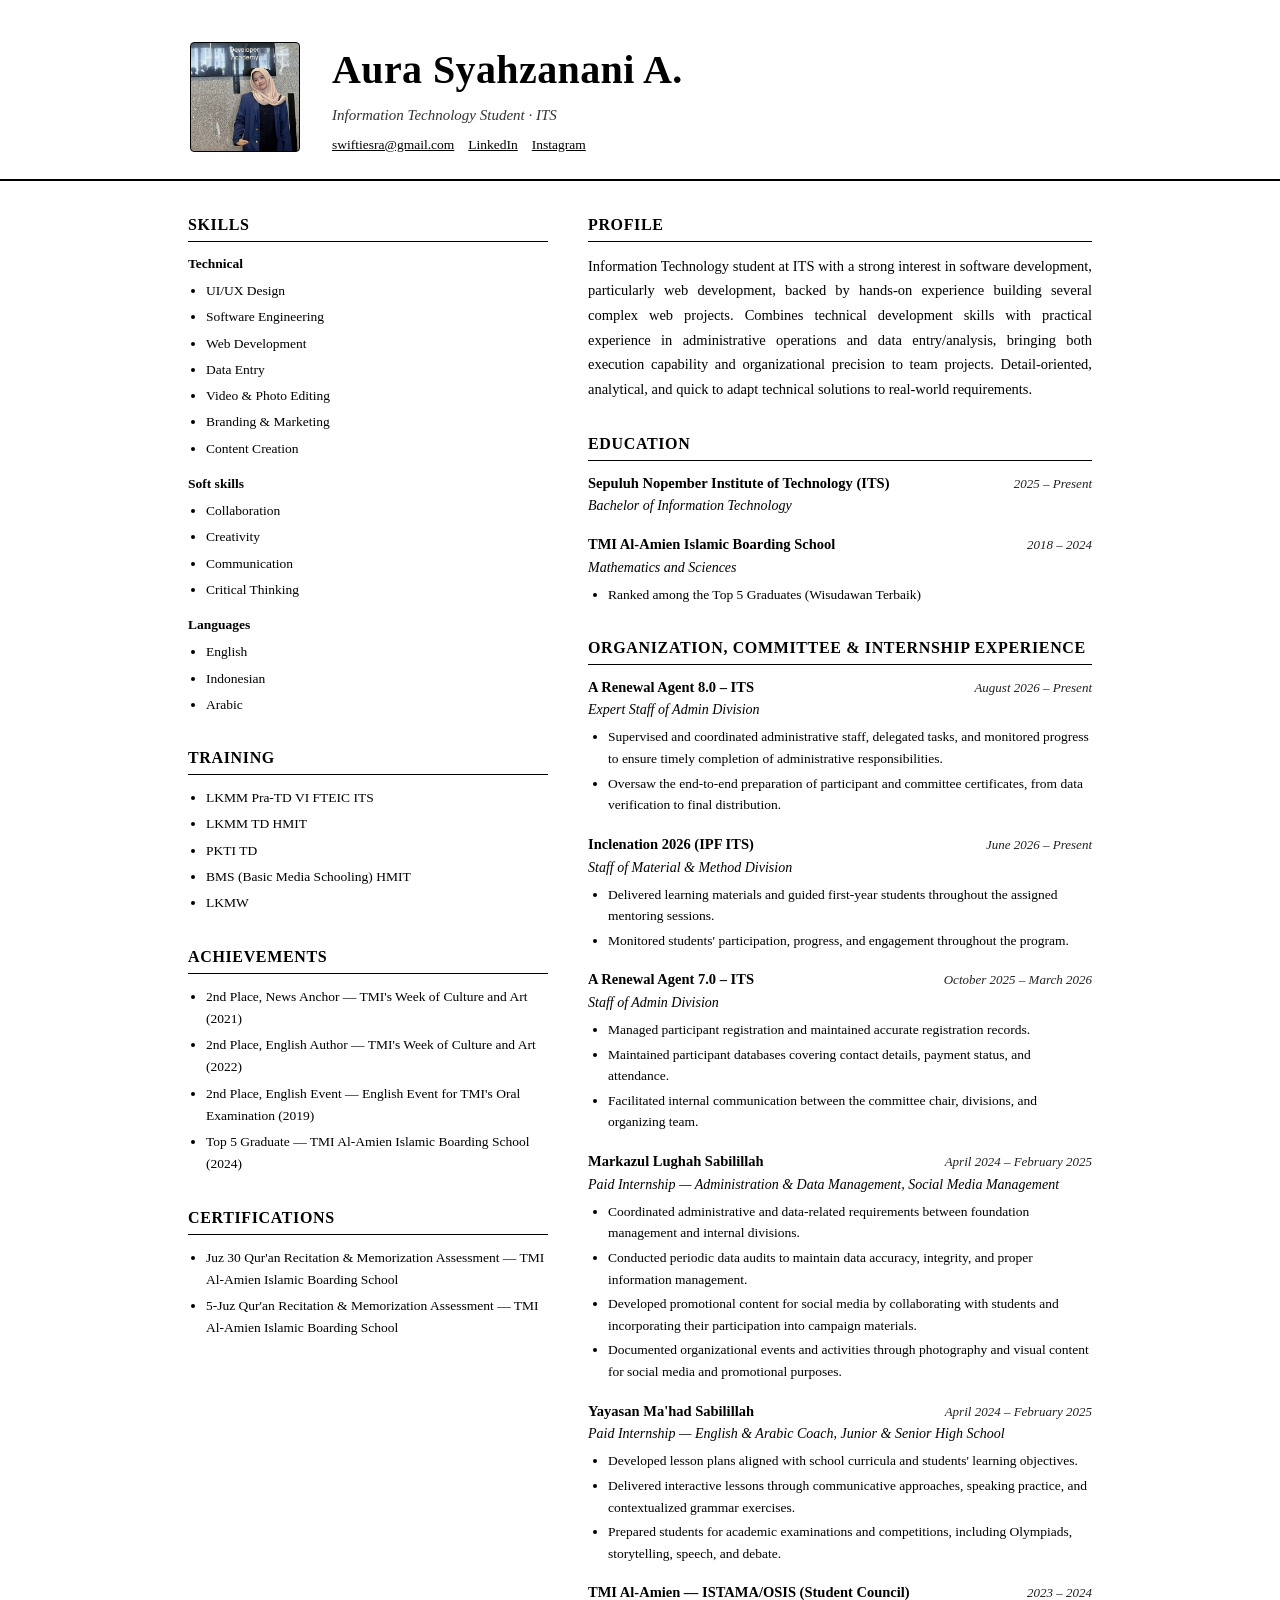
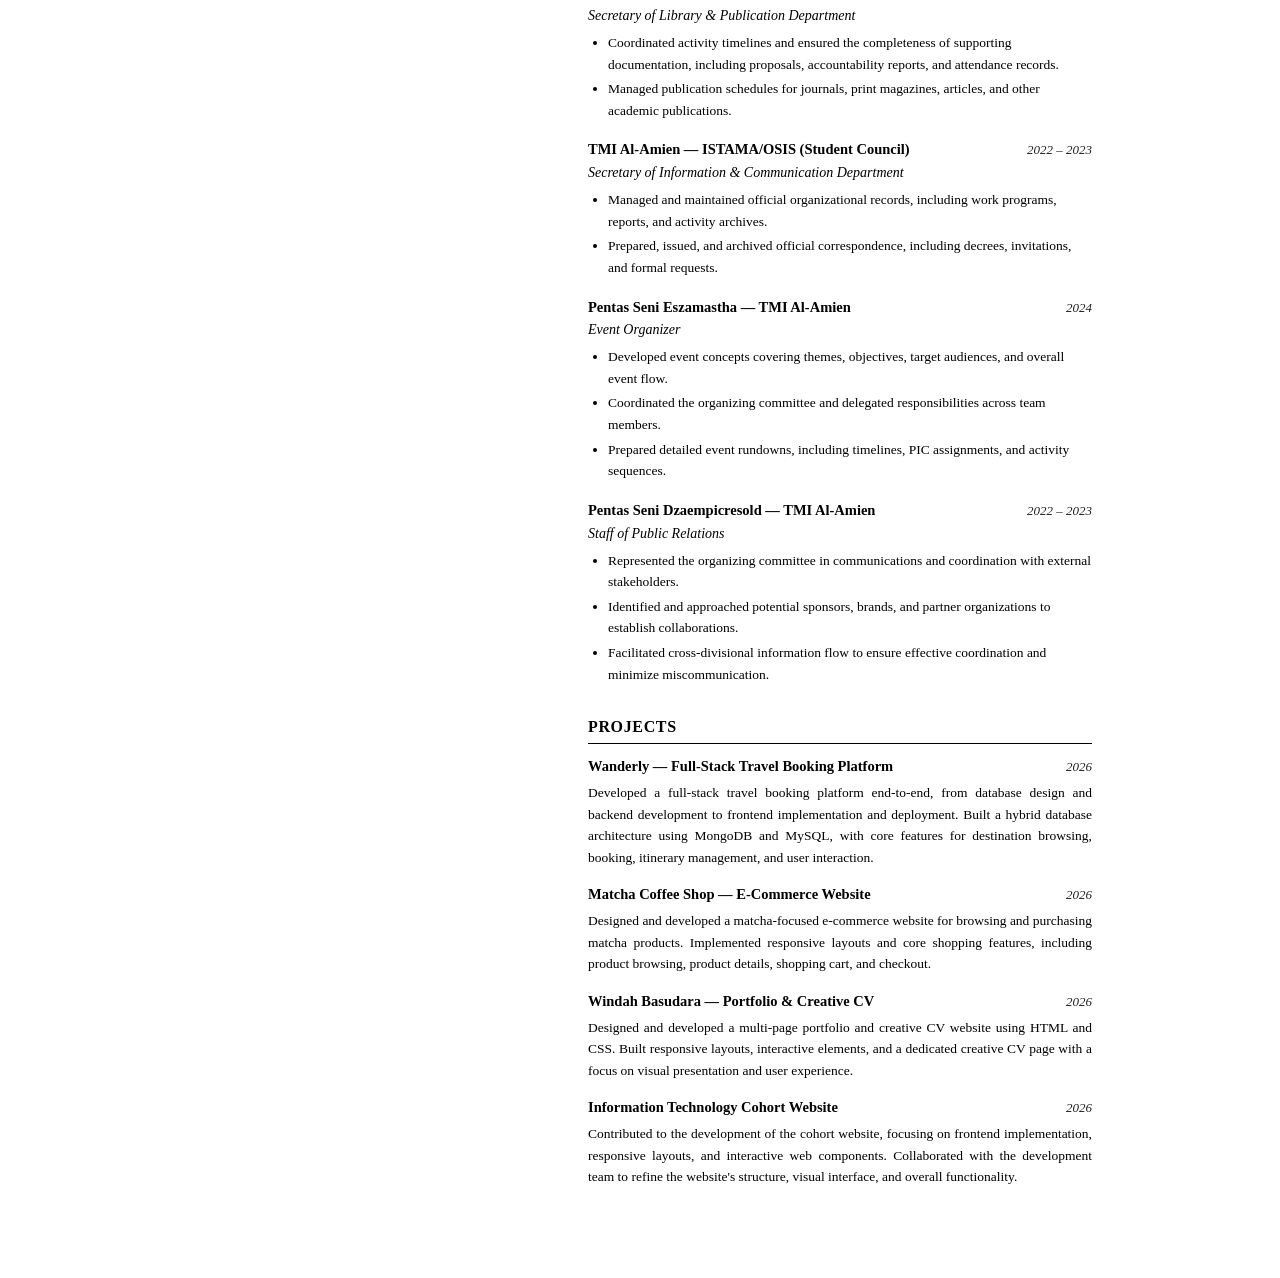
<file: cv.html>
<!DOCTYPE html>
<html lang="en">
<head>
  <meta charset="UTF-8">
  <meta name="viewport" content="width=device-width, initial-scale=1">
  <title>CV | Aura Syahzanani A.</title>
  <meta name="description" content="Curriculum Vitae — Aura Syahzanani A., Information Technology student at ITS.">

  <link rel="preconnect" href="https://fonts.googleapis.com">
  <link rel="preconnect" href="https://fonts.gstatic.com" crossorigin>
  <link href="https://fonts.googleapis.com/css2?family=Playfair+Display:ital,wght@0,400;0,700;1,400&family=Quicksand:wght@400;500;600;700&display=swap" rel="stylesheet">

  <link rel="stylesheet" href="cv.css">
</head>
<body>

  <div class="cv-topbar">
    <a class="cv-topbar__back" href="index.html#about">← Back to Portfolio</a>
    <a class="cv-topbar__pdf" href="Aura-Syahzanani-CV.pdf" target="_blank" rel="noopener noreferrer"><span>Download </span>PDF</a>
  </div>

  <header class="cv-hero">
    <div class="cv-hero__inner">
      <div class="cv-hero__photo" role="img" aria-label="Foto Aura Syahzanani A."></div>
      <div>
        <h1 class="cv-hero__name">Aura Syahzanani A.</h1>
        <p class="cv-hero__role">Information Technology Student · ITS</p>
        <div class="cv-hero__links">
          <a href="mailto:swiftiesra@gmail.com">swiftiesra@gmail.com</a>
          <a href="https://www.linkedin.com/in/aurasyahzanani" target="_blank" rel="noopener noreferrer">LinkedIn</a>
          <a href="https://instagram.com/fleudeblau" target="_blank" rel="noopener noreferrer">Instagram</a>
        </div>
      </div>
    </div>
  </header>

  <main class="cv-layout">

    <!-- ================= SIDEBAR ================= -->
    <aside class="cv-side">

      <section>
        <h2 class="cv-block__title">Skills</h2>
        <p class="cv-sub">Technical</p>
        <ul class="cv-taglist">
          <li>UI/UX Design</li>
          <li>Software Engineering</li>
          <li>Web Development</li>
          <li>Data Entry</li>
          <li>Video &amp; Photo Editing</li>
          <li>Branding &amp; Marketing</li>
          <li>Content Creation</li>
        </ul>
        <p class="cv-sub">Soft skills</p>
        <ul class="cv-taglist">
          <li>Collaboration</li>
          <li>Creativity</li>
          <li>Communication</li>
          <li>Critical Thinking</li>
        </ul>
        <p class="cv-sub">Languages</p>
        <ul class="cv-taglist">
          <li>English</li>
          <li>Indonesian</li>
          <li>Arabic</li>
        </ul>
      </section>

      <section>
        <h2 class="cv-block__title">Training</h2>
        <ul class="cv-plainlist">
          <li>LKMM Pra-TD VI FTEIC ITS</li>
          <li>LKMM TD HMIT</li>
          <li>PKTI TD</li>
          <li>BMS (Basic Media Schooling) HMIT</li>
          <li>LKMW</li>
        </ul>
      </section>

      <section>
        <h2 class="cv-block__title">Achievements</h2>
        <ul class="cv-plainlist">
          <li>2nd Place, News Anchor — TMI's Week of Culture and Art (2021)</li>
          <li>2nd Place, English Author — TMI's Week of Culture and Art (2022)</li>
          <li>2nd Place, English Event — English Event for TMI's Oral Examination (2019)</li>
          <li>Top 5 Graduate — TMI Al-Amien Islamic Boarding School (2024)</li>
        </ul>
      </section>

      <section>
        <h2 class="cv-block__title">Certifications</h2>
        <ul class="cv-plainlist">
          <li>Juz 30 Qur'an Recitation &amp; Memorization Assessment — TMI Al-Amien Islamic Boarding School</li>
          <li>5-Juz Qur'an Recitation &amp; Memorization Assessment — TMI Al-Amien Islamic Boarding School</li>
        </ul>
      </section>

    </aside>

    <!-- ================= MAIN ================= -->
    <div class="cv-main">

      <section>
        <h2 class="cv-block__title">Profile</h2>
        <p class="cv-profile">Information Technology student at ITS with a strong interest in software development, particularly web development, backed by hands-on experience building several complex web projects. Combines technical development skills with practical experience in administrative operations and data entry/analysis, bringing both execution capability and organizational precision to team projects. Detail-oriented, analytical, and quick to adapt technical solutions to real-world requirements.</p>
      </section>

      <section>
        <h2 class="cv-block__title">Education</h2>

        <div class="cv-entry">
          <div class="cv-entry__head">
            <span class="cv-entry__org">Sepuluh Nopember Institute of Technology (ITS)</span>
            <span class="cv-entry__period">2025 – Present</span>
          </div>
          <p class="cv-entry__role">Bachelor of Information Technology</p>
        </div>

        <div class="cv-entry">
          <div class="cv-entry__head">
            <span class="cv-entry__org">TMI Al-Amien Islamic Boarding School</span>
            <span class="cv-entry__period">2018 – 2024</span>
          </div>
          <p class="cv-entry__role">Mathematics and Sciences</p>
          <ul class="cv-entry__list">
            <li>Ranked among the Top 5 Graduates (Wisudawan Terbaik)</li>
          </ul>
        </div>
      </section>

      <section>
        <h2 class="cv-block__title">Organization, Committee &amp; Internship Experience</h2>

        <div class="cv-entry">
          <div class="cv-entry__head">
            <span class="cv-entry__org">A Renewal Agent 8.0 – ITS</span>
            <span class="cv-entry__period">August 2026 – Present</span>
          </div>
          <p class="cv-entry__role">Expert Staff of Admin Division</p>
          <ul class="cv-entry__list">
            <li>Supervised and coordinated administrative staff, delegated tasks, and monitored progress to ensure timely completion of administrative responsibilities.</li>
            <li>Oversaw the end-to-end preparation of participant and committee certificates, from data verification to final distribution.</li>
          </ul>
        </div>

        <div class="cv-entry">
          <div class="cv-entry__head">
            <span class="cv-entry__org">Inclenation 2026 (IPF ITS)</span>
            <span class="cv-entry__period">June 2026 – Present</span>
          </div>
          <p class="cv-entry__role">Staff of Material &amp; Method Division</p>
          <ul class="cv-entry__list">
            <li>Delivered learning materials and guided first-year students throughout the assigned mentoring sessions.</li>
            <li>Monitored students' participation, progress, and engagement throughout the program.</li>
          </ul>
        </div>

        <div class="cv-entry">
          <div class="cv-entry__head">
            <span class="cv-entry__org">A Renewal Agent 7.0 – ITS</span>
            <span class="cv-entry__period">October 2025 – March 2026</span>
          </div>
          <p class="cv-entry__role">Staff of Admin Division</p>
          <ul class="cv-entry__list">
            <li>Managed participant registration and maintained accurate registration records.</li>
            <li>Maintained participant databases covering contact details, payment status, and attendance.</li>
            <li>Facilitated internal communication between the committee chair, divisions, and organizing team.</li>
          </ul>
        </div>

        <div class="cv-entry">
          <div class="cv-entry__head">
            <span class="cv-entry__org">Markazul Lughah Sabilillah</span>
            <span class="cv-entry__period">April 2024 – February 2025</span>
          </div>
          <p class="cv-entry__role">Paid Internship — Administration &amp; Data Management, Social Media Management</p>
          <ul class="cv-entry__list">
            <li>Coordinated administrative and data-related requirements between foundation management and internal divisions.</li>
            <li>Conducted periodic data audits to maintain data accuracy, integrity, and proper information management.</li>
            <li>Developed promotional content for social media by collaborating with students and incorporating their participation into campaign materials.</li>
            <li>Documented organizational events and activities through photography and visual content for social media and promotional purposes.</li>
          </ul>
        </div>

        <div class="cv-entry">
          <div class="cv-entry__head">
            <span class="cv-entry__org">Yayasan Ma'had Sabilillah</span>
            <span class="cv-entry__period">April 2024 – February 2025</span>
          </div>
          <p class="cv-entry__role">Paid Internship — English &amp; Arabic Coach, Junior &amp; Senior High School</p>
          <ul class="cv-entry__list">
            <li>Developed lesson plans aligned with school curricula and students' learning objectives.</li>
            <li>Delivered interactive lessons through communicative approaches, speaking practice, and contextualized grammar exercises.</li>
            <li>Prepared students for academic examinations and competitions, including Olympiads, storytelling, speech, and debate.</li>
          </ul>
        </div>

        <div class="cv-entry">
          <div class="cv-entry__head">
            <span class="cv-entry__org">TMI Al-Amien — ISTAMA/OSIS (Student Council)</span>
            <span class="cv-entry__period">2023 – 2024</span>
          </div>
          <p class="cv-entry__role">Secretary of Library &amp; Publication Department</p>
          <ul class="cv-entry__list">
            <li>Coordinated activity timelines and ensured the completeness of supporting documentation, including proposals, accountability reports, and attendance records.</li>
            <li>Managed publication schedules for journals, print magazines, articles, and other academic publications.</li>
          </ul>
        </div>

        <div class="cv-entry">
          <div class="cv-entry__head">
            <span class="cv-entry__org">TMI Al-Amien — ISTAMA/OSIS (Student Council)</span>
            <span class="cv-entry__period">2022 – 2023</span>
          </div>
          <p class="cv-entry__role">Secretary of Information &amp; Communication Department</p>
          <ul class="cv-entry__list">
            <li>Managed and maintained official organizational records, including work programs, reports, and activity archives.</li>
            <li>Prepared, issued, and archived official correspondence, including decrees, invitations, and formal requests.</li>
          </ul>
        </div>

        <div class="cv-entry">
          <div class="cv-entry__head">
            <span class="cv-entry__org">Pentas Seni Eszamastha — TMI Al-Amien</span>
            <span class="cv-entry__period">2024</span>
          </div>
          <p class="cv-entry__role">Event Organizer</p>
          <ul class="cv-entry__list">
            <li>Developed event concepts covering themes, objectives, target audiences, and overall event flow.</li>
            <li>Coordinated the organizing committee and delegated responsibilities across team members.</li>
            <li>Prepared detailed event rundowns, including timelines, PIC assignments, and activity sequences.</li>
          </ul>
        </div>

        <div class="cv-entry">
          <div class="cv-entry__head">
            <span class="cv-entry__org">Pentas Seni Dzaempicresold — TMI Al-Amien</span>
            <span class="cv-entry__period">2022 – 2023</span>
          </div>
          <p class="cv-entry__role">Staff of Public Relations</p>
          <ul class="cv-entry__list">
            <li>Represented the organizing committee in communications and coordination with external stakeholders.</li>
            <li>Identified and approached potential sponsors, brands, and partner organizations to establish collaborations.</li>
            <li>Facilitated cross-divisional information flow to ensure effective coordination and minimize miscommunication.</li>
          </ul>
        </div>
      </section>

      <section>
        <h2 class="cv-block__title">Projects</h2>

        <div class="cv-project">
          <div class="cv-project__head">
            <span class="cv-project__name">Wanderly — Full-Stack Travel Booking Platform</span>
            <span class="cv-project__year">2026</span>
          </div>
          <p class="cv-project__desc">Developed a full-stack travel booking platform end-to-end, from database design and backend development to frontend implementation and deployment. Built a hybrid database architecture using MongoDB and MySQL, with core features for destination browsing, booking, itinerary management, and user interaction.</p>
        </div>

        <div class="cv-project">
          <div class="cv-project__head">
            <span class="cv-project__name">Matcha Coffee Shop — E-Commerce Website</span>
            <span class="cv-project__year">2026</span>
          </div>
          <p class="cv-project__desc">Designed and developed a matcha-focused e-commerce website for browsing and purchasing matcha products. Implemented responsive layouts and core shopping features, including product browsing, product details, shopping cart, and checkout.</p>
        </div>

        <div class="cv-project">
          <div class="cv-project__head">
            <span class="cv-project__name">Windah Basudara — Portfolio &amp; Creative CV</span>
            <span class="cv-project__year">2026</span>
          </div>
          <p class="cv-project__desc">Designed and developed a multi-page portfolio and creative CV website using HTML and CSS. Built responsive layouts, interactive elements, and a dedicated creative CV page with a focus on visual presentation and user experience.</p>
        </div>

        <div class="cv-project">
          <div class="cv-project__head">
            <span class="cv-project__name">Information Technology Cohort Website</span>
            <span class="cv-project__year">2026</span>
          </div>
          <p class="cv-project__desc">Contributed to the development of the cohort website, focusing on frontend implementation, responsive layouts, and interactive web components. Collaborated with the development team to refine the website's structure, visual interface, and overall functionality.</p>
        </div>
      </section>

    </div>
  </main>

  <footer class="cv-foot">
    <a class="cv-topbar__back cv-foot__back" href="index.html#about">← Back to Portfolio</a>
    <p>Aura Syahzanani A. — <a href="mailto:swiftiesra@gmail.com">swiftiesra@gmail.com</a></p>
  </footer>

</body>
</html>
</file>
<file: cv.css>
* {
  box-sizing: border-box;
  margin: 0;
  padding: 0;
}

html, body {
  background: #ffffff;
  color: #000000;
  font-family: "Times New Roman", Times, serif;
  font-size: 15px;
  line-height: 1.5;
}

a {
  color: #1a1a1a;
  text-decoration: underline;
}
a:hover {
  color: #000;
}

.cv-topbar {
  display: flex;
  justify-content: space-between;
  align-items: center;
  padding: 14px 32px;
  background: #ffffff;
  border-bottom: 1px solid #ddd;
  font-size: 13px;
}

.cv-topbar__back,
.cv-topbar__pdf {
  text-decoration: none;
  color: #000;
  border: 1px solid #000;
  padding: 6px 14px;
  border-radius: 2px;
}
.cv-topbar__back:hover,
.cv-topbar__pdf:hover {
  background: #000;
  color: #fff;
}

.cv-hero {
  padding: 40px 48px 24px;
  border-bottom: 2px solid #000;
}

.cv-hero__inner {
  max-width: 900px;
  margin: 0 auto;
  display: flex;
  align-items: center;
  gap: 32px;
}

.cv-hero__photo {
  flex: 0 0 auto;
  width: 110px;
  height: 110px;
  border-radius: 4px;
  background-color: #eee;
  background-image: url("images/foto-cv.jpg");
  background-size: cover;
  background-position: center;
  border: 1px solid #000;
}

.cv-hero__name {
  font-family: "Times New Roman", Times, serif;
  font-weight: 700;
  font-size: clamp(28px, 4vw, 40px);
  letter-spacing: 0.01em;
  color: #000;
}

.cv-hero__role {
  margin-top: 4px;
  font-size: 15px;
  font-style: italic;
  color: #333;
}

.cv-hero__links {
  margin-top: 8px;
  display: flex;
  gap: 14px;
  flex-wrap: wrap;
  font-size: 13.5px;
}
.cv-hero__links a {
  color: #000;
}

/* ---------- LAYOUT ---------- */
.cv-layout {
  max-width: 1000px;
  margin: 0 auto;
  padding: 32px 48px 60px;
  display: grid;
  grid-template-columns: minmax(0, 5fr) minmax(0, 7fr);
  gap: 40px;
  align-items: start;
}

.cv-block__title {
  font-family: "Times New Roman", Times, serif;
  font-weight: 700;
  font-size: 16px;
  letter-spacing: 0.04em;
  text-transform: uppercase;
  color: #000;
  padding-bottom: 4px;
  margin-bottom: 12px;
  border-bottom: 1.4px solid #000;
}

.cv-side section,
.cv-main section {
  margin-bottom: 30px;
}

.cv-sub {
  font-weight: 700;
  font-size: 13.5px;
  margin-top: 14px;
  margin-bottom: 6px;
  text-transform: none;
}
.cv-sub:first-of-type { margin-top: 0; }

.cv-taglist,
.cv-plainlist {
  list-style: disc;
  padding-left: 18px;
  font-size: 13.5px;
  line-height: 1.65;
}
.cv-taglist li,
.cv-plainlist li {
  margin-bottom: 4px;
}

.cv-profile {
  font-size: 14.5px;
  line-height: 1.7;
  text-align: justify;
}

.cv-entry {
  margin-bottom: 18px;
}
.cv-entry:last-child { margin-bottom: 0; }

.cv-entry__head {
  display: flex;
  justify-content: space-between;
  align-items: baseline;
  gap: 12px;
  flex-wrap: wrap;
}

.cv-entry__org {
  font-weight: 700;
  font-size: 14.5px;
}

.cv-entry__period {
  font-size: 13px;
  font-style: italic;
  white-space: nowrap;
  color: #222;
}

.cv-entry__role {
  font-size: 14px;
  font-style: italic;
  margin-top: 1px;
  margin-bottom: 6px;
}

.cv-entry__list {
  list-style: disc;
  padding-left: 20px;
  font-size: 13.5px;
  line-height: 1.6;
}
.cv-entry__list li {
  margin-bottom: 3px;
}

.cv-project {
  margin-bottom: 16px;
}
.cv-project:last-child { margin-bottom: 0; }

.cv-project__head {
  display: flex;
  justify-content: space-between;
  align-items: baseline;
  gap: 12px;
  flex-wrap: wrap;
}

.cv-project__name {
  font-weight: 700;
  font-size: 14.5px;
}

.cv-project__year {
  font-size: 13px;
  font-style: italic;
  color: #222;
}

.cv-project__desc {
  font-size: 13.5px;
  line-height: 1.6;
  margin-top: 4px;
  text-align: justify;
}

.cv-foot {
  border-top: 1px solid #ddd;
  padding: 20px 48px;
  display: flex;
  justify-content: space-between;
  align-items: center;
  flex-wrap: wrap;
  gap: 10px;
  font-size: 13px;
  color: #333;
}

.cv-foot__back {
  text-decoration: none;
  color: #000;
}

@media (max-width: 800px) {
  .cv-hero__inner {
    flex-direction: column;
    text-align: center;
    gap: 16px;
  }
  .cv-hero__links {
    justify-content: center;
  }
  .cv-layout {
    grid-template-columns: 1fr;
    padding: 24px 24px 48px;
  }
  .cv-topbar,
  .cv-hero {
    padding-left: 24px;
    padding-right: 24px;
  }
  .cv-foot {
    flex-direction: column;
    text-align: center;
  }
}
  .cv-topbar,
  .cv-foot { display: none; }
  body { font-size: 12pt; }
</file>
